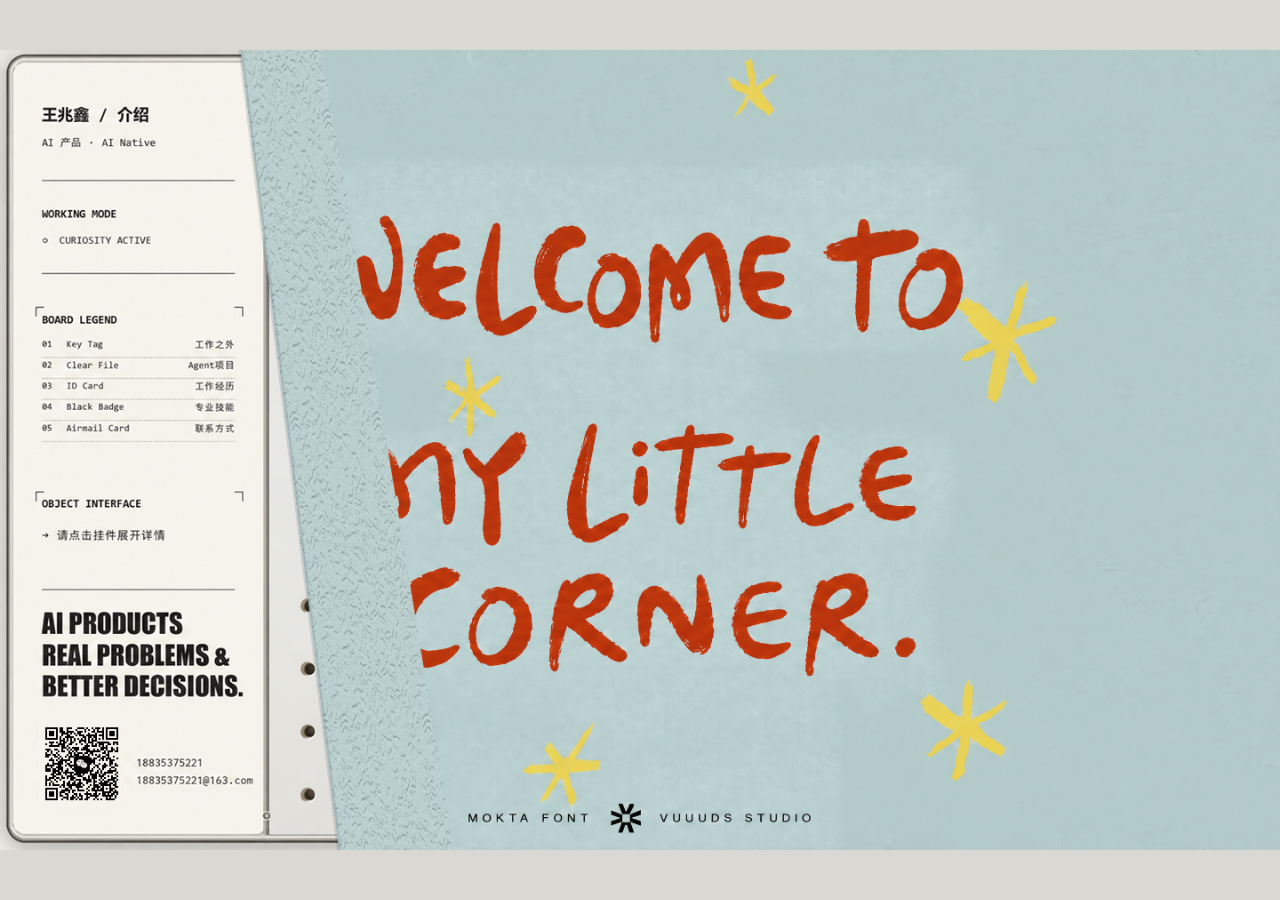
<file: index.html>
<!doctype html>
<html lang="zh-CN">
<head>
  <meta charset="utf-8">
  <meta name="viewport" content="width=device-width, initial-scale=1">
  <meta name="theme-color" content="#c1d9d9">
  <meta name="description" content="王兆鑫的个人作品集：AI 产品、项目与工作经历。">
  <title>王兆鑫 / 个人作品集</title>
  <link rel="preload" href="assets/welcome-final.png" as="image">
  <link rel="preload" href="assets/board-final.png" as="image">
  <link rel="preload" href="assets/project-without-report.png" as="image">
  <link rel="preload" href="assets/project-report.png" as="image">
  <link rel="preload" href="assets/detail-project.png" as="image">
  <link rel="stylesheet" href="styles.css">
</head>
<body class="entry-page">
  <main class="portfolio" aria-label="王兆鑫个人作品集">
    <section class="screen board-screen" id="board" aria-label="洞洞板主页面" aria-hidden="true" inert>
      <div class="board-canvas">
        <img class="board-base" src="assets/board-stationary.png" alt="王兆鑫的洞洞板作品集。左侧为简介与联系方式，右侧挂有工作之外、项目、工作经历、技能与联系卡片。">
        <img class="detail-background" src="assets/detail-background.jpg" alt="" aria-hidden="true">
        <button class="detail-backdrop" type="button" aria-label="关闭展开内容，返回洞洞板"></button>
        <img class="detail-key-photo" src="assets/detail-key.jpg" alt="" aria-hidden="true">
        <div class="detail-key-photo-hit" aria-hidden="true"></div>
        <button class="detail-key-exit" type="button" aria-label="退出工作之外，返回洞洞板"><svg viewBox="0 0 24 24" aria-hidden="true"><path d="M4 12h15m-6-6 6 6-6 6"/></svg></button>
        <div class="detail-page-view project-view" data-page-view="project" aria-hidden="true">
          <img class="project-base" src="assets/project-without-report.png" alt="慧开店 Agent 与圆桌会议项目详情">
          <img class="project-report" src="assets/project-report.png" alt="">
          <img class="project-foreground" src="assets/project-without-report.png" alt="" aria-hidden="true">
          <img class="project-final" src="assets/detail-project.png" alt="" aria-hidden="true">
          <img class="project-card-sway project-card-sway-left" src="assets/project-card-layers.png" alt="" aria-hidden="true">
          <img class="project-card-sway project-card-sway-right" src="assets/project-card-layers.png" alt="" aria-hidden="true">
          <img class="project-overlay-hints" src="assets/project-overlay-hints.png" alt="" aria-hidden="true">
          <svg class="project-roundtable-title" viewBox="0 0 3840 2400" preserveAspectRatio="none" aria-hidden="true"><text x="2998" y="327">圆桌会谈”</text></svg>
          <a class="project-agent-link" href="https://yongge-restaurant-agent.app.workbuddy.host/?sharecode=MKSXBPPY2G&amp;v=2" target="_blank" rel="noopener noreferrer" aria-label="打开左侧慧开店 Agent 项目网站"></a>
          <a class="project-roundtable-link" href="https://a3vebzbslgmsc.ok.kimi.link/" target="_blank" rel="noopener noreferrer" aria-label="打开右侧圆桌会议项目网站"></a>
        </div>
        <div class="detail-page-view" data-page-view="experience" aria-hidden="true"><img src="assets/detail-experience.png" alt="工作经历与项目成果详情"></div>
        <button class="detail-page-exit" type="button" aria-label="关闭当前页面，返回洞洞板"><svg viewBox="0 0 24 24" aria-hidden="true"><path d="M6 6l12 12M18 6 6 18"/></svg></button>
        <button class="artifact artifact-key" data-artifact="key" style="left:24.444%;top:7.444%;width:11.25%;height:35.889%" aria-label="工作之外钥匙扣" type="button"><img src="assets/object-key.png" alt=""></button>
        <button class="artifact artifact-file" data-artifact="file" style="left:41.528%;top:15.889%;width:26.111%;height:61.556%" aria-label="工作项目文件夹" type="button"><img src="assets/object-file.png" alt=""></button>
        <button class="artifact artifact-id" data-artifact="id" style="left:72.778%;top:7.222%;width:17.847%;height:31.667%" aria-label="工作经历工牌" type="button"><img src="assets/object-id.png" alt=""></button>
        <button class="artifact artifact-skills" data-artifact="skills" style="left:27.361%;top:49.778%;width:11.667%;height:33.778%" aria-label="工作技能吊牌" type="button"><img src="assets/object-skills.png" alt=""></button>
        <div class="artifact artifact-contact" data-artifact="contact" style="left:71.042%;top:63.556%;width:13.819%;height:25%" aria-hidden="true"><img src="assets/object-contact.png" alt=""></div>
        <button class="artifact artifact-note" data-artifact="note" style="left:87.431%;top:46%;width:9.444%;height:37.111%" aria-label="右侧纸质吊牌" type="button"><img src="assets/object-note.png" alt=""></button>
        <button class="legend-target" data-target="key" style="top:35.3%" type="button" aria-label="01 Key Tag，晃动工作之外钥匙扣"></button>
        <button class="legend-target" data-target="file" style="top:37.8%" type="button" aria-label="02 Clear File，晃动工作项目文件夹"></button>
        <button class="legend-target" data-target="id" style="top:40.3%" type="button" aria-label="03 ID Card，晃动工作经历工牌"></button>
        <button class="legend-target" data-target="skills" style="top:42.8%" type="button" aria-label="04 Black Badge，晃动工作技能吊牌"></button>
      </div>
    </section>

    <section class="screen welcome-screen" id="welcome" aria-label="折纸开屏">
      <canvas class="fold-canvas" id="fold-scene" width="1440" height="900" role="img" aria-label="欢迎卡纸连续折叠两次，露出洞洞板作品集。"></canvas>
    </section>
  </main>
  <script src="board-motion.js"></script>
  <script src="main.js"></script>
</body>
</html>
</file>
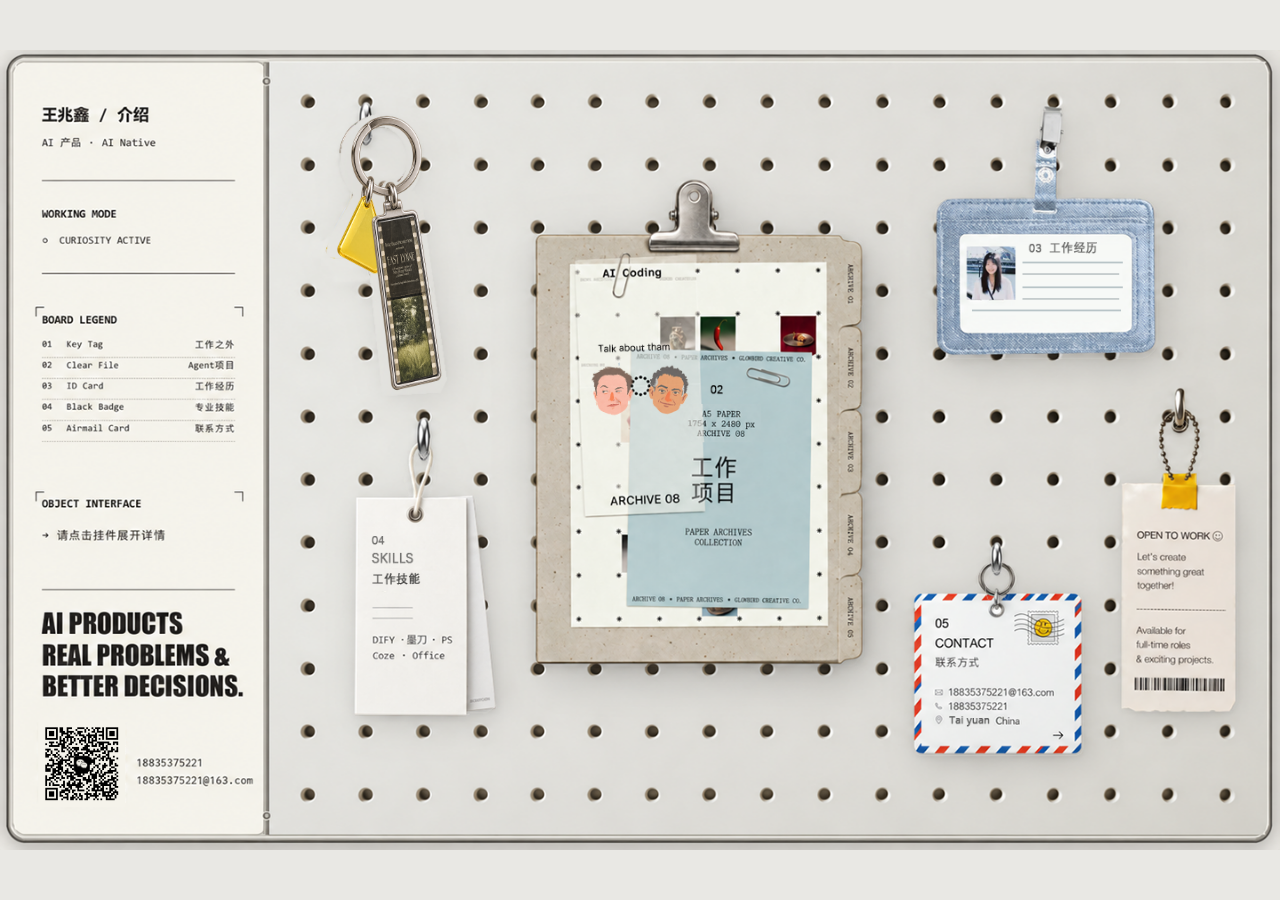
<file: board.html>
<!doctype html>
<html lang="zh-CN">
<head>
  <meta charset="utf-8">
  <meta name="viewport" content="width=device-width, initial-scale=1">
  <meta name="theme-color" content="#e9e8e4">
  <meta name="description" content="王兆鑫的洞洞板个人作品集。">
  <title>洞洞板 / 王兆鑫</title>
  <link rel="stylesheet" href="styles.css">
</head>
<body class="direct-board-page">
  <main class="portfolio" aria-label="王兆鑫个人作品集">
    <section class="screen board-screen" aria-label="洞洞板主页面">
      <div class="board-canvas">
        <img class="board-base" src="assets/board-stationary.png" alt="王兆鑫的洞洞板作品集。左侧为简介与联系方式，右侧挂有工作之外、项目、工作经历、技能与联系卡片。">
        <img class="detail-background" src="assets/detail-background.jpg" alt="" aria-hidden="true">
        <button class="detail-backdrop" type="button" aria-label="关闭工作之外，返回洞洞板"></button>
        <img class="detail-key-photo" src="assets/detail-key.jpg" alt="" aria-hidden="true">
        <div class="detail-key-photo-hit" aria-hidden="true"></div>
        <button class="detail-key-exit" type="button" aria-label="退出工作之外，返回洞洞板"><svg viewBox="0 0 24 24" aria-hidden="true"><path d="M4 12h15m-6-6 6 6-6 6"/></svg></button>
        <button class="artifact artifact-key" data-artifact="key" style="left:25.139%;top:7.444%;width:9.861%;height:35.889%" aria-label="工作之外钥匙扣" type="button"><img src="assets/object-key.png" alt=""></button>
        <button class="artifact artifact-file" data-artifact="file" style="left:41.528%;top:15.889%;width:26.111%;height:61.556%" aria-label="工作项目文件夹" type="button"><img src="assets/object-file.png" alt=""></button>
        <button class="artifact artifact-id" data-artifact="id" style="left:72.778%;top:7.222%;width:17.847%;height:31.667%" aria-label="工作经历工牌" type="button"><img src="assets/object-id.png" alt=""></button>
        <button class="artifact artifact-skills" data-artifact="skills" style="left:27.361%;top:49.778%;width:11.667%;height:33.778%" aria-label="工作技能吊牌" type="button"><img src="assets/object-skills.png" alt=""></button>
        <button class="artifact artifact-contact" data-artifact="contact" style="left:71.042%;top:63.556%;width:13.819%;height:25%" aria-label="联系方式信封" type="button"><img src="assets/object-contact.png" alt=""></button>
        <button class="artifact artifact-note" data-artifact="note" style="left:87.431%;top:46%;width:9.444%;height:37.111%" aria-label="右侧纸质吊牌" type="button"><img src="assets/object-note.png" alt=""></button>
        <button class="legend-target" data-target="key" style="top:35.3%" type="button" aria-label="01 Key Tag，晃动工作之外钥匙扣"></button>
        <button class="legend-target" data-target="file" style="top:37.8%" type="button" aria-label="02 Clear File，晃动工作项目文件夹"></button>
        <button class="legend-target" data-target="id" style="top:40.3%" type="button" aria-label="03 ID Card，晃动工作经历工牌"></button>
        <button class="legend-target" data-target="skills" style="top:42.8%" type="button" aria-label="04 Black Badge，晃动工作技能吊牌"></button>
        <button class="legend-target" data-target="contact" style="top:45.3%" type="button" aria-label="05 Airmail Card，晃动联系方式信封"></button>
      </div>
    </section>
  </main>
  <script src="board-motion.js"></script>
</body>
</html>
</file>
<file: styles.css>
:root {
  color-scheme: light;
  font-family: "Noto Sans SC", "Microsoft YaHei", sans-serif;
  background: #c1d9d9;
}

* { box-sizing: border-box; }

html, body { width: 100%; min-height: 100%; margin: 0; }

body { overflow: hidden; }

.portfolio, .screen {
  position: fixed;
  inset: 0;
  width: 100%;
  height: 100%;
  height: 100dvh;
}

.screen {
  display: grid;
  place-items: center;
  overflow: hidden;
}

.full-art {
  display: block;
  width: 100%;
  height: 100%;
  object-fit: contain;
  user-select: none;
  -webkit-user-drag: none;
}

.welcome-screen { z-index: 2; background: #d9d8d3; }
.fold-canvas { display: block; width: min(100vw, 160dvh); aspect-ratio: 8 / 5; max-height: 100dvh; }
.board-screen { z-index: 1; background: #e9e8e4; }

.board-canvas {
  position: relative;
  width: min(100vw, 160dvh);
  aspect-ratio: 8 / 5;
  flex: none;
}

.board-base { display: block; width: 100%; height: 100%; }

/* 01: the board changes behind the same moving key; the approved photo layout
   is revealed only after the key has travelled toward its final position. */
.detail-background, .detail-key-photo {
  position: absolute;
  inset: 0;
  display: block;
  width: 100%;
  height: 100%;
  pointer-events: none;
  user-select: none;
  -webkit-user-drag: none;
  opacity: 0;
}
.detail-background {
  z-index: 3;
  clip-path: inset(0 0 0 20.9%);
  transition: opacity 380ms ease;
}
.detail-key-photo {
  z-index: 6;
  clip-path: inset(19.2% 21.4% 13.0% 45.1%);
  transition: opacity 260ms ease;
}
.detail-backdrop {
  position: absolute;
  z-index: 5;
  inset: 0 0 0 20.9%;
  border: 0;
  padding: 0;
  background: transparent;
  pointer-events: none;
  cursor: default;
}
.detail-key-photo-hit {
  position: absolute;
  z-index: 7;
  left: 45.1%;
  top: 19.2%;
  width: 33.5%;
  height: 67.8%;
  display: none;
}
.detail-key-exit {
  position: absolute;
  z-index: 10;
  top: 21.3%;
  left: 74.4%;
  width: 2.8%;
  aspect-ratio: 1;
  display: grid;
  place-items: center;
  border: 1px solid rgb(78 75 68 / 35%);
  border-radius: 50%;
  padding: 0;
  background: rgb(250 248 241 / 88%);
  color: #3f3d39;
  box-shadow: 0 1px 4px rgb(0 0 0 / 12%);
  opacity: 0;
  pointer-events: none;
  cursor: pointer;
  transition: opacity 180ms ease;
}
.detail-key-exit svg { width: 58%; height: 58%; overflow: visible; }
.detail-key-exit path { fill: none; stroke: currentColor; stroke-width: 1.8; stroke-linecap: round; stroke-linejoin: round; }
.detail-key-exit:hover { background: #fff; }
.detail-key-exit:focus-visible { outline: 2px solid #ca7a2c; outline-offset: 2px; }
.detail-page-view {
  position: absolute;
  z-index: 8;
  inset: 0;
  display: none;
  pointer-events: none;
}
.detail-page-view img { display: block; width: 100%; height: 100%; object-fit: contain; }
.project-view { overflow: hidden; }
.project-view .project-base { position: absolute; inset: 0; }
.project-view .project-report {
  position: absolute;
  left: 37.03125%;
  top: 29.875%;
  width: 12.1615%;
  height: 36%;
  object-fit: fill;
  transform-origin: center center;
  filter: drop-shadow(1px 2px 2px rgb(45 40 32 / 16%));
}
.board-canvas.detail-project .project-report {
  animation: project-report-in 1.55s cubic-bezier(.23,.66,.28,1) both;
}
.project-view .project-foreground {
  position: absolute;
  inset: 0;
  clip-path: polygon(35.2% 56.2%, 39.7% 56.6%, 39.7% 55.4%, 41.1% 55.4%, 41.1% 56.8%, 51.9% 58%, 50.9% 76.8%, 34.3% 74.4%);
}
.project-view .project-final {
  position: absolute;
  inset: 0;
  opacity: 0;
}
.board-canvas.detail-project .project-final {
  animation: project-final-settle 1.7s linear both;
}
.project-view .project-card-sway {
  position: absolute;
  inset: 0;
  z-index: 1;
  opacity: 0;
  pointer-events: none;
  will-change: transform;
}
.project-view .project-card-sway-left {
  clip-path: inset(54% 47% 22% 33%);
  transform-origin: 40.3% 56.2%;
}
.project-view .project-card-sway-right {
  clip-path: inset(37% 3% 37% 73%);
  transform-origin: 90.5% 58.8%;
}
.board-canvas.detail-project .project-card-sway-left {
  animation: project-card-appear 1.95s step-end both,
    artifact-sway 1.15s ease-out 1.95s 1 both;
}
.board-canvas.detail-project .project-card-sway-right {
  animation: project-card-appear 2.045s step-end both,
    artifact-sway 1.15s ease-out 2.045s 1 both;
}
.project-view .project-overlay-hints {
  position: absolute;
  inset: 0;
  z-index: 3;
  width: 100%;
  height: 100%;
  object-fit: fill;
  pointer-events: none;
  user-select: none;
  -webkit-user-drag: none;
}
.project-roundtable-title {
  position: absolute;
  inset: 0;
  width: 100%;
  height: 100%;
  z-index: 2;
  pointer-events: none;
  overflow: visible;
  fill: #3e4649;
  font: 600 24px "Microsoft YaHei", "PingFang SC", sans-serif;
}
.project-agent-link {
  position: absolute;
  z-index: 2;
  left: 34.4%;
  top: 56.3%;
  width: 17.5%;
  height: 20.5%;
  pointer-events: auto;
  cursor: pointer;
}
.project-agent-link:focus-visible {
  outline: 2px solid #ca7a2c;
  outline-offset: 3px;
}
.project-roundtable-link {
  position: absolute;
  z-index: 2;
  left: 75.7%;
  top: 39.6%;
  width: 19.1%;
  height: 20.2%;
  pointer-events: auto;
  cursor: pointer;
}
.project-roundtable-link:focus-visible {
  outline: 2px solid #ca7a2c;
  outline-offset: 3px;
}
@keyframes project-report-in {
  0% { transform: translate(48.9%, -74.1%) rotate(5deg); }
  50% { transform: translate(22.6%, -27.2%) rotate(5deg); }
  100% { transform: translate(0, 0) rotate(0) scale(1); }
}
@keyframes project-final-settle {
  0%, 91% { opacity: 0; }
  100% { opacity: 1; }
}
@keyframes project-card-appear {
  from { opacity: 0; }
  to { opacity: 1; }
}
.detail-page-exit {
  position: absolute;
  z-index: 12;
  top: 2.2%;
  right: 1.6%;
  width: 3%;
  aspect-ratio: 1;
  display: none;
  place-items: center;
  border: 1px solid rgb(78 75 68 / 35%);
  border-radius: 50%;
  padding: 0;
  background: rgb(250 248 241 / 92%);
  color: #3f3d39;
  cursor: pointer;
}
.detail-page-exit svg { width: 58%; height: 58%; }
.detail-page-exit path { fill: none; stroke: currentColor; stroke-width: 1.8; stroke-linecap: round; }
.detail-page-exit:focus-visible { outline: 2px solid #ca7a2c; outline-offset: 2px; }
.board-canvas.detail-project .detail-page-view[data-page-view="project"],
.board-canvas.detail-experience .detail-page-view[data-page-view="experience"] { display: block; }
.board-canvas.detail-project .detail-background,
.board-canvas.detail-experience .detail-background,
.board-canvas.detail-contact .detail-background { opacity: 1; }
.board-canvas.detail-project .detail-page-exit,
.board-canvas.detail-experience .detail-page-exit { display: grid; }
.board-canvas.detail-project .detail-backdrop,
.board-canvas.detail-experience .detail-backdrop { pointer-events: none; }
.board-canvas.detail-project .artifact,
.board-canvas.detail-experience .artifact,
.board-canvas.detail-project .legend-target,
.board-canvas.detail-experience .legend-target { opacity: 0; pointer-events: none; }
.board-canvas.detail-contact .detail-backdrop {
  pointer-events: auto;
  cursor: zoom-out;
  background: transparent;
}
.board-canvas.detail-contact .legend-target { pointer-events: none; }
.board-canvas.detail-contact .artifact:not(.artifact-contact) { opacity: 0; pointer-events: none; }
.board-canvas.detail-contact .artifact-contact {
  z-index: 9;
  transform: translate(var(--contact-dx, 0px), var(--contact-dy, 0px)) scale(2.6);
  cursor: zoom-out;
}
.artifact-contact { transform-origin: center; transition: opacity 220ms ease, transform 520ms cubic-bezier(.2,.74,.2,1); }
.board-canvas.detail-key .detail-background { opacity: 1; }
.board-canvas.detail-key .detail-backdrop { pointer-events: auto; cursor: zoom-out; }
.board-canvas.detail-key .detail-key-photo {
  opacity: 1;
  transition-delay: 260ms;
}
.board-canvas.detail-key .detail-key-photo-hit { display: block; }
.board-canvas.detail-key .detail-key-exit {
  opacity: 1;
  pointer-events: auto;
  transition-delay: 550ms;
}
.board-canvas.detail-key .legend-target { pointer-events: none; }
.board-canvas.detail-key .artifact:not(.artifact-key) {
  opacity: 0;
  pointer-events: none;
}
.artifact:not(.artifact-key) { transition: opacity 220ms ease; }
.artifact-key {
  transform-origin: 0 0;
  transition: transform 760ms cubic-bezier(.2,.74,.2,1);
}
.board-canvas.detail-key .artifact-key {
  z-index: 9;
  transform: translate(var(--key-dx, 0px), var(--key-dy, 0px)) scale(1.4);
  cursor: default;
}

.artifact, .legend-target {
  position: absolute;
  z-index: 2;
  display: block;
  padding: 0;
  border: 0;
  background: transparent;
  appearance: none;
  cursor: pointer;
  -webkit-tap-highlight-color: transparent;
}

.artifact img {
  display: block;
  width: 100%;
  height: 100%;
  transform-origin: var(--pivot, 50% 3%);
  user-select: none;
  pointer-events: none;
  -webkit-user-drag: none;
}

.artifact-key { --pivot: 50% 3%; }
.artifact-file { --pivot: 48% 2%; }
.artifact-id { --pivot: 51% 1%; }
.artifact-skills { --pivot: 49% 2%; }
.artifact-contact { --pivot: 49% 2%; }
.artifact-note { --pivot: 49% 2%; }

.artifact.entering img { animation: artifact-sway 1.45s ease-out 1 both; }
.artifact.is-swinging img { animation: artifact-sway 1.15s ease-out 1 both; }
.artifact-file.entering img, .artifact-file.is-swinging img { animation-name: artifact-sway-soft; }
.artifact-id.entering img, .artifact-id.is-swinging img { animation-name: artifact-sway-medium; }

@keyframes artifact-sway {
  0% { transform: rotate(0); }
  22% { transform: rotate(2.4deg); }
  43% { transform: rotate(-1.7deg); }
  64% { transform: rotate(0.8deg); }
  82% { transform: rotate(-0.25deg); }
  100% { transform: rotate(0); }
}

@keyframes artifact-sway-medium {
  0% { transform: rotate(0); }
  22% { transform: rotate(1.55deg); }
  43% { transform: rotate(-1.05deg); }
  64% { transform: rotate(0.5deg); }
  82% { transform: rotate(-0.18deg); }
  100% { transform: rotate(0); }
}

@keyframes artifact-sway-soft {
  0% { transform: rotate(0); }
  22% { transform: rotate(0.85deg); }
  43% { transform: rotate(-0.58deg); }
  64% { transform: rotate(0.26deg); }
  82% { transform: rotate(-0.09deg); }
  100% { transform: rotate(0); }
}

.legend-target { left: 3.05%; width: 15.35%; height: 2.55%; z-index: 3; }
.legend-target:focus-visible, .artifact:focus-visible {
  outline: 2px solid #ca7a2c;
  outline-offset: 2px;
  border-radius: 3px;
}

.portfolio.is-complete .welcome-screen {
  display: none;
}

@media (prefers-reduced-motion: reduce) {
  .artifact img { animation: none !important; }
  .board-canvas.detail-project .project-report { animation: none !important; }
  .board-canvas.detail-project .project-final { animation: none !important; opacity: 1; }
  .board-canvas.detail-project .project-card-sway { animation: none !important; opacity: 0; }
  .detail-background, .detail-key-photo, .detail-key-exit, .detail-page-exit, .artifact { transition-duration: 0ms !important; }
}
</file>
